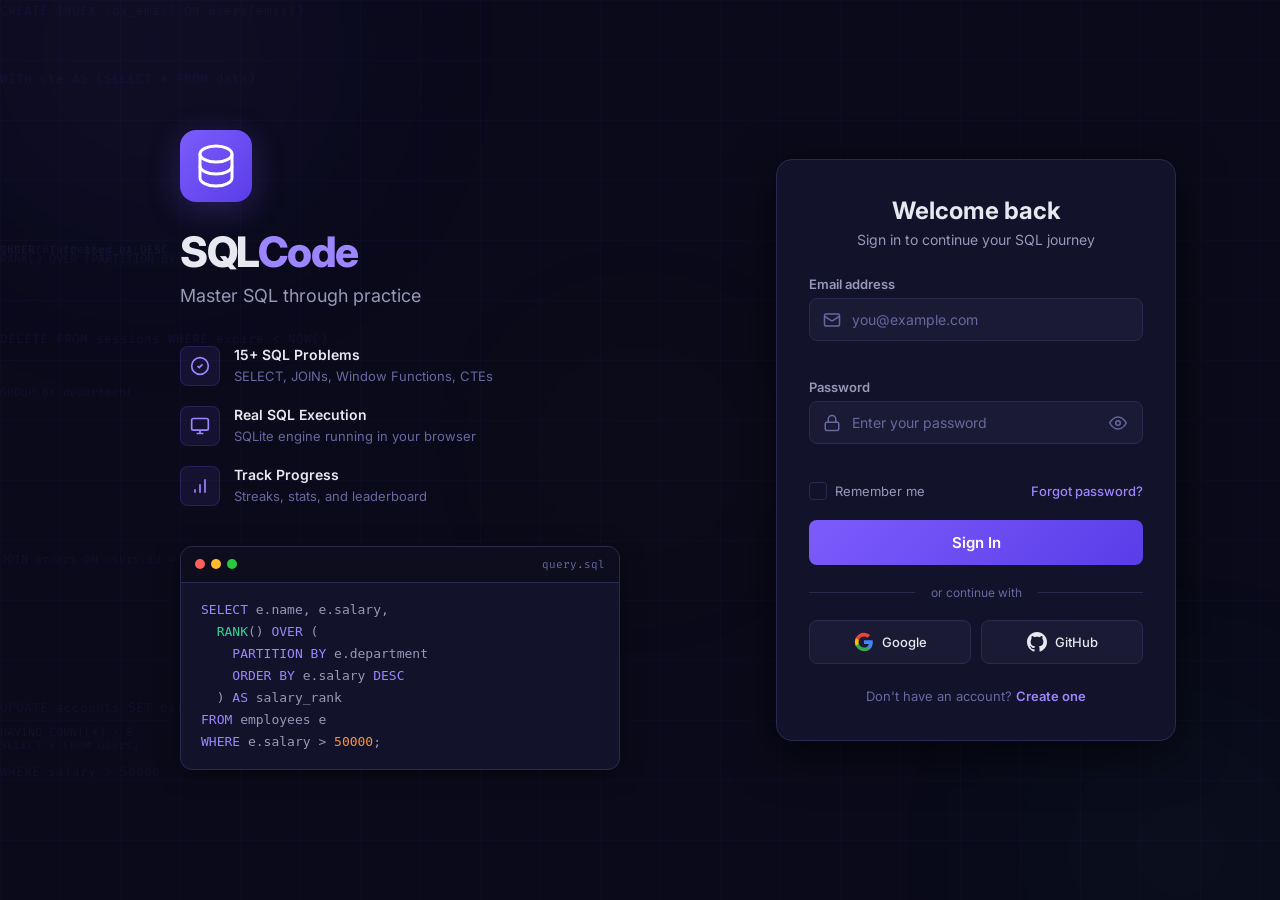
<file: auth.html>
<!DOCTYPE html>
<html lang="en">
<head>
    <meta charset="UTF-8">
    <meta name="viewport" content="width=device-width, initial-scale=1.0">
    <title>SQLCode - Sign In</title>
    <link rel="stylesheet" href="auth.css">
    <link rel="preconnect" href="https://fonts.googleapis.com">
    <link href="https://fonts.googleapis.com/css2?family=Inter:wght@300;400;500;600;700;800&family=Fira+Code:wght@400;500;600&display=swap" rel="stylesheet">
</head>
<body>

    <!-- Animated Background -->
    <div class="bg-animation">
        <div class="bg-grid"></div>
        <div class="bg-glow bg-glow-1"></div>
        <div class="bg-glow bg-glow-2"></div>
        <div class="bg-glow bg-glow-3"></div>
        <div class="floating-code" id="floatingCode"></div>
    </div>

    <!-- Main Container -->
    <div class="auth-container">
        <!-- Left Panel - Branding -->
        <div class="brand-panel">
            <div class="brand-content">
                <div class="brand-logo">
                    <svg viewBox="0 0 24 24" width="48" height="48" fill="none" stroke="currentColor" stroke-width="1.5">
                        <ellipse cx="12" cy="6" rx="8" ry="4"/>
                        <path d="M4 6v6c0 2.21 3.58 4 8 4s8-1.79 8-4V6"/>
                        <path d="M4 12v6c0 2.21 3.58 4 8 4s8-1.79 8-4v-6"/>
                    </svg>
                </div>
                <h1 class="brand-name">SQL<span>Code</span></h1>
                <p class="brand-tagline">Master SQL through practice</p>

                <div class="brand-features">
                    <div class="feature-item">
                        <div class="feature-icon">
                            <svg width="20" height="20" viewBox="0 0 24 24" fill="none" stroke="currentColor" stroke-width="2"><path d="M12 22c5.523 0 10-4.477 10-10S17.523 2 12 2 2 6.477 2 12s4.477 10 10 10z"/><path d="m9 12 2 2 4-4"/></svg>
                        </div>
                        <div>
                            <strong>15+ SQL Problems</strong>
                            <span>SELECT, JOINs, Window Functions, CTEs</span>
                        </div>
                    </div>
                    <div class="feature-item">
                        <div class="feature-icon">
                            <svg width="20" height="20" viewBox="0 0 24 24" fill="none" stroke="currentColor" stroke-width="2"><rect x="2" y="3" width="20" height="14" rx="2"/><path d="M8 21h8M12 17v4"/></svg>
                        </div>
                        <div>
                            <strong>Real SQL Execution</strong>
                            <span>SQLite engine running in your browser</span>
                        </div>
                    </div>
                    <div class="feature-item">
                        <div class="feature-icon">
                            <svg width="20" height="20" viewBox="0 0 24 24" fill="none" stroke="currentColor" stroke-width="2"><path d="M12 20V10M18 20V4M6 20v-4"/></svg>
                        </div>
                        <div>
                            <strong>Track Progress</strong>
                            <span>Streaks, stats, and leaderboard</span>
                        </div>
                    </div>
                </div>

                <div class="brand-code-preview">
                    <div class="code-window-bar">
                        <span class="dot red"></span>
                        <span class="dot yellow"></span>
                        <span class="dot green"></span>
                        <span class="file-name">query.sql</span>
                    </div>
                    <pre class="code-content"><code><span class="kw">SELECT</span> e.name, e.salary,
  <span class="fn">RANK</span>() <span class="kw">OVER</span> (
    <span class="kw">PARTITION BY</span> e.department
    <span class="kw">ORDER BY</span> e.salary <span class="kw">DESC</span>
  ) <span class="kw">AS</span> salary_rank
<span class="kw">FROM</span> employees e
<span class="kw">WHERE</span> e.salary > <span class="num">50000</span>;</code></pre>
                </div>
            </div>
        </div>

        <!-- Right Panel - Auth Forms -->
        <div class="form-panel">
            <!-- Login Form -->
            <div class="auth-form" id="loginForm">
                <div class="form-header">
                    <h2>Welcome back</h2>
                    <p>Sign in to continue your SQL journey</p>
                </div>

                <form id="loginFormElement" novalidate>
                    <div class="input-group">
                        <label for="loginEmail">Email address</label>
                        <div class="input-wrapper">
                            <svg class="input-icon" width="18" height="18" viewBox="0 0 24 24" fill="none" stroke="currentColor" stroke-width="2"><rect x="2" y="4" width="20" height="16" rx="2"/><path d="m22 7-8.97 5.7a1.94 1.94 0 0 1-2.06 0L2 7"/></svg>
                            <input type="email" id="loginEmail" placeholder="you@example.com" required autocomplete="email">
                            <div class="input-highlight"></div>
                        </div>
                        <span class="input-error" id="loginEmailError"></span>
                    </div>

                    <div class="input-group">
                        <label for="loginPassword">Password</label>
                        <div class="input-wrapper">
                            <svg class="input-icon" width="18" height="18" viewBox="0 0 24 24" fill="none" stroke="currentColor" stroke-width="2"><rect x="3" y="11" width="18" height="11" rx="2"/><path d="M7 11V7a5 5 0 0 1 10 0v4"/></svg>
                            <input type="password" id="loginPassword" placeholder="Enter your password" required autocomplete="current-password">
                            <button type="button" class="toggle-password" onclick="togglePassword('loginPassword', this)">
                                <svg width="18" height="18" viewBox="0 0 24 24" fill="none" stroke="currentColor" stroke-width="2"><path d="M1 12s4-8 11-8 11 8 11 8-4 8-11 8-11-8-11-8z"/><circle cx="12" cy="12" r="3"/></svg>
                            </button>
                            <div class="input-highlight"></div>
                        </div>
                        <span class="input-error" id="loginPasswordError"></span>
                    </div>

                    <div class="form-options">
                        <label class="checkbox-wrapper">
                            <input type="checkbox" id="rememberMe">
                            <span class="checkmark"></span>
                            Remember me
                        </label>
                        <a href="#" class="forgot-link" onclick="showForm('forgotForm'); return false;">Forgot password?</a>
                    </div>

                    <button type="submit" class="btn-primary" id="loginBtn">
                        <span class="btn-text">Sign In</span>
                        <span class="btn-loader hidden">
                            <svg class="spinner" width="20" height="20" viewBox="0 0 24 24"><circle cx="12" cy="12" r="10" stroke="currentColor" stroke-width="3" fill="none" stroke-dasharray="31.4 31.4" stroke-linecap="round"/></svg>
                        </span>
                    </button>

                    <div class="divider">
                        <span>or continue with</span>
                    </div>

                    <div class="social-login">
                        <button type="button" class="btn-social btn-google" onclick="socialLogin('google')">
                            <svg width="20" height="20" viewBox="0 0 24 24"><path d="M22.56 12.25c0-.78-.07-1.53-.2-2.25H12v4.26h5.92a5.06 5.06 0 0 1-2.2 3.32v2.77h3.57c2.08-1.92 3.28-4.74 3.28-8.1z" fill="#4285F4"/><path d="M12 23c2.97 0 5.46-.98 7.28-2.66l-3.57-2.77c-.98.66-2.23 1.06-3.71 1.06-2.86 0-5.29-1.93-6.16-4.53H2.18v2.84C3.99 20.53 7.7 23 12 23z" fill="#34A853"/><path d="M5.84 14.09c-.22-.66-.35-1.36-.35-2.09s.13-1.43.35-2.09V7.07H2.18C1.43 8.55 1 10.22 1 12s.43 3.45 1.18 4.93l2.85-2.22.81-.62z" fill="#FBBC05"/><path d="M12 5.38c1.62 0 3.06.56 4.21 1.64l3.15-3.15C17.45 2.09 14.97 1 12 1 7.7 1 3.99 3.47 2.18 7.07l3.66 2.84c.87-2.6 3.3-4.53 6.16-4.53z" fill="#EA4335"/></svg>
                            Google
                        </button>
                        <button type="button" class="btn-social btn-github" onclick="socialLogin('github')">
                            <svg width="20" height="20" viewBox="0 0 24 24" fill="currentColor"><path d="M12 0c-6.626 0-12 5.373-12 12 0 5.302 3.438 9.8 8.207 11.387.599.111.793-.261.793-.577v-2.234c-3.338.726-4.033-1.416-4.033-1.416-.546-1.387-1.333-1.756-1.333-1.756-1.089-.745.083-.729.083-.729 1.205.084 1.839 1.237 1.839 1.237 1.07 1.834 2.807 1.304 3.492.997.107-.775.418-1.305.762-1.604-2.665-.305-5.467-1.334-5.467-5.931 0-1.311.469-2.381 1.236-3.221-.124-.303-.535-1.524.117-3.176 0 0 1.008-.322 3.301 1.23.957-.266 1.983-.399 3.003-.404 1.02.005 2.047.138 3.006.404 2.291-1.552 3.297-1.23 3.297-1.23.653 1.653.242 2.874.118 3.176.77.84 1.235 1.911 1.235 3.221 0 4.609-2.807 5.624-5.479 5.921.43.372.823 1.102.823 2.222v3.293c0 .319.192.694.801.576 4.765-1.589 8.199-6.086 8.199-11.386 0-6.627-5.373-12-12-12z"/></svg>
                            GitHub
                        </button>
                    </div>
                </form>

                <div class="form-footer">
                    Don't have an account? <a href="#" onclick="showForm('signupForm'); return false;">Create one</a>
                </div>
            </div>

            <!-- Signup Form -->
            <div class="auth-form hidden" id="signupForm">
                <div class="form-header">
                    <h2>Create account</h2>
                    <p>Start mastering SQL today</p>
                </div>

                <form id="signupFormElement" novalidate>
                    <div class="input-group">
                        <label for="signupName">Full name</label>
                        <div class="input-wrapper">
                            <svg class="input-icon" width="18" height="18" viewBox="0 0 24 24" fill="none" stroke="currentColor" stroke-width="2"><path d="M20 21v-2a4 4 0 0 0-4-4H8a4 4 0 0 0-4 4v2"/><circle cx="12" cy="7" r="4"/></svg>
                            <input type="text" id="signupName" placeholder="John Doe" required>
                            <div class="input-highlight"></div>
                        </div>
                        <span class="input-error" id="signupNameError"></span>
                    </div>

                    <div class="input-group">
                        <label for="signupEmail">Email address</label>
                        <div class="input-wrapper">
                            <svg class="input-icon" width="18" height="18" viewBox="0 0 24 24" fill="none" stroke="currentColor" stroke-width="2"><rect x="2" y="4" width="20" height="16" rx="2"/><path d="m22 7-8.97 5.7a1.94 1.94 0 0 1-2.06 0L2 7"/></svg>
                            <input type="email" id="signupEmail" placeholder="you@example.com" required>
                            <div class="input-highlight"></div>
                        </div>
                        <span class="input-error" id="signupEmailError"></span>
                    </div>

                    <div class="input-group">
                        <label for="signupPassword">Password</label>
                        <div class="input-wrapper">
                            <svg class="input-icon" width="18" height="18" viewBox="0 0 24 24" fill="none" stroke="currentColor" stroke-width="2"><rect x="3" y="11" width="18" height="11" rx="2"/><path d="M7 11V7a5 5 0 0 1 10 0v4"/></svg>
                            <input type="password" id="signupPassword" placeholder="Min 6 characters" required>
                            <button type="button" class="toggle-password" onclick="togglePassword('signupPassword', this)">
                                <svg width="18" height="18" viewBox="0 0 24 24" fill="none" stroke="currentColor" stroke-width="2"><path d="M1 12s4-8 11-8 11 8 11 8-4 8-11 8-11-8-11-8z"/><circle cx="12" cy="12" r="3"/></svg>
                            </button>
                            <div class="input-highlight"></div>
                        </div>
                        <span class="input-error" id="signupPasswordError"></span>
                        <div class="password-strength" id="passwordStrength">
                            <div class="strength-bar"><div class="strength-fill" id="strengthFill"></div></div>
                            <span class="strength-text" id="strengthText"></span>
                        </div>
                    </div>

                    <div class="input-group">
                        <label for="signupConfirm">Confirm password</label>
                        <div class="input-wrapper">
                            <svg class="input-icon" width="18" height="18" viewBox="0 0 24 24" fill="none" stroke="currentColor" stroke-width="2"><path d="M12 22s8-4 8-10V5l-8-3-8 3v7c0 6 8 10 8 10z"/></svg>
                            <input type="password" id="signupConfirm" placeholder="Re-enter password" required>
                            <div class="input-highlight"></div>
                        </div>
                        <span class="input-error" id="signupConfirmError"></span>
                    </div>

                    <button type="submit" class="btn-primary" id="signupBtn">
                        <span class="btn-text">Create Account</span>
                        <span class="btn-loader hidden">
                            <svg class="spinner" width="20" height="20" viewBox="0 0 24 24"><circle cx="12" cy="12" r="10" stroke="currentColor" stroke-width="3" fill="none" stroke-dasharray="31.4 31.4" stroke-linecap="round"/></svg>
                        </span>
                    </button>
                </form>

                <div class="form-footer">
                    Already have an account? <a href="#" onclick="showForm('loginForm'); return false;">Sign in</a>
                </div>
            </div>

            <!-- OTP Verification Form -->
            <div class="auth-form hidden" id="otpForm">
                <div class="form-header">
                    <div class="otp-icon">
                        <svg width="48" height="48" viewBox="0 0 24 24" fill="none" stroke="currentColor" stroke-width="1.5"><rect x="2" y="4" width="20" height="16" rx="2"/><path d="m22 7-8.97 5.7a1.94 1.94 0 0 1-2.06 0L2 7"/></svg>
                    </div>
                    <h2>Verify your email</h2>
                    <p>We sent a 6-digit code to <strong id="otpEmailDisplay"></strong></p>
                </div>

                <form id="otpFormElement" novalidate>
                    <div class="otp-inputs" id="otpInputs">
                        <input type="text" maxlength="1" class="otp-digit" data-index="0" inputmode="numeric" pattern="[0-9]" autocomplete="one-code">
                        <input type="text" maxlength="1" class="otp-digit" data-index="1" inputmode="numeric" pattern="[0-9]">
                        <input type="text" maxlength="1" class="otp-digit" data-index="2" inputmode="numeric" pattern="[0-9]">
                        <span class="otp-separator">-</span>
                        <input type="text" maxlength="1" class="otp-digit" data-index="3" inputmode="numeric" pattern="[0-9]">
                        <input type="text" maxlength="1" class="otp-digit" data-index="4" inputmode="numeric" pattern="[0-9]">
                        <input type="text" maxlength="1" class="otp-digit" data-index="5" inputmode="numeric" pattern="[0-9]">
                    </div>
                    <span class="input-error" id="otpError"></span>

                    <p class="otp-hint">Check your email for the 6-digit verification code.</p>

                    <button type="submit" class="btn-primary" id="verifyBtn">
                        <span class="btn-text">Verify Email</span>
                        <span class="btn-loader hidden">
                            <svg class="spinner" width="20" height="20" viewBox="0 0 24 24"><circle cx="12" cy="12" r="10" stroke="currentColor" stroke-width="3" fill="none" stroke-dasharray="31.4 31.4" stroke-linecap="round"/></svg>
                        </span>
                    </button>

                    <div class="resend-otp">
                        <span id="otpTimer">Resend code in <strong>60s</strong></span>
                        <a href="#" class="hidden" id="resendLink" onclick="resendOTP(); return false;">Resend code</a>
                    </div>
                </form>

                <div class="form-footer">
                    <a href="#" onclick="showForm('signupForm'); return false;">&larr; Back to sign up</a>
                </div>
            </div>

            <!-- Forgot Password Form -->
            <div class="auth-form hidden" id="forgotForm">
                <div class="form-header">
                    <div class="otp-icon">
                        <svg width="48" height="48" viewBox="0 0 24 24" fill="none" stroke="currentColor" stroke-width="1.5"><rect x="3" y="11" width="18" height="11" rx="2"/><path d="M7 11V7a5 5 0 0 1 10 0v4"/><circle cx="12" cy="16" r="1"/></svg>
                    </div>
                    <h2>Reset password</h2>
                    <p>Enter your email and we'll send you a reset code</p>
                </div>

                <form id="forgotFormElement" novalidate>
                    <div class="input-group">
                        <label for="forgotEmail">Email address</label>
                        <div class="input-wrapper">
                            <svg class="input-icon" width="18" height="18" viewBox="0 0 24 24" fill="none" stroke="currentColor" stroke-width="2"><rect x="2" y="4" width="20" height="16" rx="2"/><path d="m22 7-8.97 5.7a1.94 1.94 0 0 1-2.06 0L2 7"/></svg>
                            <input type="email" id="forgotEmail" placeholder="you@example.com" required>
                            <div class="input-highlight"></div>
                        </div>
                        <span class="input-error" id="forgotEmailError"></span>
                    </div>

                    <button type="submit" class="btn-primary" id="forgotBtn">
                        <span class="btn-text">Send Reset Code</span>
                        <span class="btn-loader hidden">
                            <svg class="spinner" width="20" height="20" viewBox="0 0 24 24"><circle cx="12" cy="12" r="10" stroke="currentColor" stroke-width="3" fill="none" stroke-dasharray="31.4 31.4" stroke-linecap="round"/></svg>
                        </span>
                    </button>
                </form>

                <div class="form-footer">
                    <a href="#" onclick="showForm('loginForm'); return false;">&larr; Back to sign in</a>
                </div>
            </div>

            <!-- Reset Password Form -->
            <div class="auth-form hidden" id="resetForm">
                <div class="form-header">
                    <div class="otp-icon">
                        <svg width="48" height="48" viewBox="0 0 24 24" fill="none" stroke="currentColor" stroke-width="1.5"><path d="M12 22s8-4 8-10V5l-8-3-8 3v7c0 6 8 10 8 10z"/></svg>
                    </div>
                    <h2>Set new password</h2>
                    <p>Enter the code from your email and choose a new password</p>
                </div>

                <form id="resetFormElement" novalidate>
                    <div class="input-group">
                        <label for="resetCode">Reset code</label>
                        <div class="input-wrapper">
                            <svg class="input-icon" width="18" height="18" viewBox="0 0 24 24" fill="none" stroke="currentColor" stroke-width="2"><rect x="3" y="11" width="18" height="11" rx="2"/><path d="M7 11V7a5 5 0 0 1 10 0v4"/></svg>
                            <input type="text" id="resetCode" placeholder="Enter 6-digit code" maxlength="6" required>
                            <div class="input-highlight"></div>
                        </div>
                        <span class="input-error" id="resetCodeError"></span>
                    </div>

                    <div class="input-group">
                        <label for="resetPassword">New password</label>
                        <div class="input-wrapper">
                            <svg class="input-icon" width="18" height="18" viewBox="0 0 24 24" fill="none" stroke="currentColor" stroke-width="2"><rect x="3" y="11" width="18" height="11" rx="2"/><path d="M7 11V7a5 5 0 0 1 10 0v4"/></svg>
                            <input type="password" id="resetPassword" placeholder="Min 6 characters" required>
                            <button type="button" class="toggle-password" onclick="togglePassword('resetPassword', this)">
                                <svg width="18" height="18" viewBox="0 0 24 24" fill="none" stroke="currentColor" stroke-width="2"><path d="M1 12s4-8 11-8 11 8 11 8-4 8-11 8-11-8-11-8z"/><circle cx="12" cy="12" r="3"/></svg>
                            </button>
                            <div class="input-highlight"></div>
                        </div>
                        <span class="input-error" id="resetPasswordError"></span>
                    </div>

                    <p class="otp-hint">Check your email for the 6-digit reset code.</p>

                    <button type="submit" class="btn-primary" id="resetBtn">
                        <span class="btn-text">Reset Password</span>
                        <span class="btn-loader hidden">
                            <svg class="spinner" width="20" height="20" viewBox="0 0 24 24"><circle cx="12" cy="12" r="10" stroke="currentColor" stroke-width="3" fill="none" stroke-dasharray="31.4 31.4" stroke-linecap="round"/></svg>
                        </span>
                    </button>
                </form>

                <div class="form-footer">
                    <a href="#" onclick="showForm('loginForm'); return false;">&larr; Back to sign in</a>
                </div>
            </div>

            <!-- Success State -->
            <div class="auth-form hidden" id="successForm">
                <div class="success-content">
                    <div class="success-icon">
                        <svg width="64" height="64" viewBox="0 0 24 24" fill="none" stroke="currentColor" stroke-width="2"><circle cx="12" cy="12" r="10"/><path d="m9 12 2 2 4-4"/></svg>
                    </div>
                    <h2 id="successTitle">Account Created!</h2>
                    <p id="successMessage">Your account has been verified. Redirecting...</p>
                    <div class="success-spinner">
                        <svg class="spinner" width="24" height="24" viewBox="0 0 24 24"><circle cx="12" cy="12" r="10" stroke="currentColor" stroke-width="3" fill="none" stroke-dasharray="31.4 31.4" stroke-linecap="round"/></svg>
                    </div>
                </div>
            </div>
        </div>
    </div>

    <!-- Toast Container -->
    <div class="toast-container" id="toastContainer"></div>

    <script src="auth.js"></script>
</body>
</html>
</file>
<file: auth.css>
/* =============================================
   SQLCode Auth - Modern Login/Signup UI
   ============================================= */

:root {
    --bg-dark: #0a0a1a;
    --bg-card: #12122a;
    --bg-input: #1a1a35;
    --bg-input-focus: #1f1f40;
    --bg-hover: #252550;

    --text-primary: #e8e8f0;
    --text-secondary: #9898b8;
    --text-muted: #6868a0;

    --accent: #7c5cfc;
    --accent-light: #9d85fd;
    --accent-dark: #5a3de8;
    --accent-glow: rgba(124, 92, 252, 0.25);
    --accent-glow-strong: rgba(124, 92, 252, 0.5);

    --green: #34d399;
    --green-bg: rgba(52, 211, 153, 0.12);
    --red: #f87171;
    --red-bg: rgba(248, 113, 113, 0.12);
    --yellow: #fbbf24;
    --orange: #fb923c;

    --border: #2a2a50;
    --border-focus: var(--accent);

    --radius: 12px;
    --radius-sm: 8px;
    --radius-lg: 16px;

    --font: 'Inter', -apple-system, BlinkMacSystemFont, sans-serif;
    --mono: 'Fira Code', monospace;

    --shadow: 0 4px 24px rgba(0,0,0,0.4);
    --shadow-lg: 0 12px 48px rgba(0,0,0,0.6);
    --transition: 0.25s cubic-bezier(0.4, 0, 0.2, 1);
}

*, *::before, *::after { margin: 0; padding: 0; box-sizing: border-box; }

html, body {
    height: 100%;
    overflow: hidden;
    font-family: var(--font);
    background: var(--bg-dark);
    color: var(--text-primary);
    -webkit-font-smoothing: antialiased;
}

/* =============================================
   ANIMATED BACKGROUND
   ============================================= */
.bg-animation {
    position: fixed;
    inset: 0;
    z-index: 0;
    overflow: hidden;
}

.bg-grid {
    position: absolute;
    inset: 0;
    background-image:
        linear-gradient(rgba(124, 92, 252, 0.03) 1px, transparent 1px),
        linear-gradient(90deg, rgba(124, 92, 252, 0.03) 1px, transparent 1px);
    background-size: 60px 60px;
}

.bg-glow {
    position: absolute;
    border-radius: 50%;
    filter: blur(120px);
    opacity: 0.4;
    animation: float 20s ease-in-out infinite;
}

.bg-glow-1 {
    width: 500px; height: 500px;
    background: radial-gradient(circle, rgba(124, 92, 252, 0.3), transparent 70%);
    top: -200px; left: -100px;
    animation-delay: 0s;
}

.bg-glow-2 {
    width: 400px; height: 400px;
    background: radial-gradient(circle, rgba(52, 211, 153, 0.2), transparent 70%);
    bottom: -150px; right: -100px;
    animation-delay: -7s;
}

.bg-glow-3 {
    width: 300px; height: 300px;
    background: radial-gradient(circle, rgba(251, 191, 36, 0.15), transparent 70%);
    top: 50%; left: 50%;
    transform: translate(-50%, -50%);
    animation-delay: -14s;
}

@keyframes float {
    0%, 100% { transform: translate(0, 0) scale(1); }
    25% { transform: translate(30px, -40px) scale(1.05); }
    50% { transform: translate(-20px, 20px) scale(0.95); }
    75% { transform: translate(40px, 30px) scale(1.02); }
}

.floating-code {
    position: absolute;
    inset: 0;
    pointer-events: none;
    overflow: hidden;
}

.floating-code .code-line {
    position: absolute;
    font-family: var(--mono);
    font-size: 12px;
    color: rgba(124, 92, 252, 0.08);
    white-space: nowrap;
    animation: codeFloat linear infinite;
    user-select: none;
}

@keyframes codeFloat {
    from { transform: translateX(100vw); }
    to { transform: translateX(-100%); }
}

/* =============================================
   CONTAINER
   ============================================= */
.auth-container {
    position: relative;
    z-index: 1;
    display: flex;
    height: 100vh;
    max-width: 1200px;
    margin: 0 auto;
    padding: 24px;
    gap: 0;
}

/* =============================================
   BRAND PANEL (Left)
   ============================================= */
.brand-panel {
    flex: 1;
    display: flex;
    align-items: center;
    justify-content: center;
    padding: 40px;
}

.brand-content {
    max-width: 440px;
    width: 100%;
}

.brand-logo {
    width: 72px;
    height: 72px;
    border-radius: var(--radius-lg);
    background: linear-gradient(135deg, var(--accent), var(--accent-dark));
    display: flex;
    align-items: center;
    justify-content: center;
    margin-bottom: 24px;
    box-shadow: 0 8px 32px var(--accent-glow);
    color: white;
}

.brand-name {
    font-size: 42px;
    font-weight: 800;
    letter-spacing: -1.5px;
    margin-bottom: 8px;
}

.brand-name span { color: var(--accent-light); }

.brand-tagline {
    font-size: 18px;
    color: var(--text-secondary);
    margin-bottom: 40px;
}

.brand-features {
    display: flex;
    flex-direction: column;
    gap: 20px;
    margin-bottom: 40px;
}

.feature-item {
    display: flex;
    gap: 14px;
    align-items: flex-start;
}

.feature-icon {
    width: 40px;
    height: 40px;
    border-radius: var(--radius-sm);
    background: rgba(124, 92, 252, 0.1);
    border: 1px solid rgba(124, 92, 252, 0.2);
    display: flex;
    align-items: center;
    justify-content: center;
    color: var(--accent-light);
    flex-shrink: 0;
}

.feature-item strong {
    display: block;
    font-size: 14px;
    font-weight: 600;
    margin-bottom: 2px;
}

.feature-item span {
    font-size: 13px;
    color: var(--text-muted);
}

.brand-code-preview {
    background: var(--bg-card);
    border: 1px solid var(--border);
    border-radius: var(--radius);
    overflow: hidden;
    box-shadow: var(--shadow);
}

.code-window-bar {
    display: flex;
    align-items: center;
    gap: 6px;
    padding: 10px 14px;
    background: rgba(0,0,0,0.3);
    border-bottom: 1px solid var(--border);
}

.dot {
    width: 10px;
    height: 10px;
    border-radius: 50%;
}

.dot.red { background: #ff5f56; }
.dot.yellow { background: #ffbd2e; }
.dot.green { background: #27c93f; }

.file-name {
    margin-left: auto;
    font-size: 11px;
    color: var(--text-muted);
    font-family: var(--mono);
}

.code-content {
    padding: 16px 20px;
    font-family: var(--mono);
    font-size: 13px;
    line-height: 1.7;
    overflow-x: auto;
    color: var(--text-secondary);
}

.code-content .kw { color: var(--accent-light); font-weight: 500; }
.code-content .fn { color: var(--green); }
.code-content .num { color: var(--orange); }

/* =============================================
   FORM PANEL (Right)
   ============================================= */
.form-panel {
    width: 480px;
    flex-shrink: 0;
    display: flex;
    align-items: center;
    justify-content: center;
    padding: 40px;
}

.auth-form {
    width: 100%;
    max-width: 400px;
    background: var(--bg-card);
    border: 1px solid var(--border);
    border-radius: var(--radius-lg);
    padding: 36px 32px;
    box-shadow: var(--shadow-lg);
    animation: formSlideIn 0.4s ease;
}

.auth-form.hidden { display: none; }

@keyframes formSlideIn {
    from { opacity: 0; transform: translateY(16px); }
    to { opacity: 1; transform: translateY(0); }
}

/* =============================================
   FORM HEADER
   ============================================= */
.form-header {
    text-align: center;
    margin-bottom: 28px;
}

.form-header h2 {
    font-size: 24px;
    font-weight: 700;
    margin-bottom: 6px;
}

.form-header p {
    font-size: 14px;
    color: var(--text-secondary);
}

.otp-icon {
    width: 72px;
    height: 72px;
    border-radius: 50%;
    background: rgba(124, 92, 252, 0.1);
    border: 1px solid rgba(124, 92, 252, 0.2);
    display: flex;
    align-items: center;
    justify-content: center;
    margin: 0 auto 16px;
    color: var(--accent-light);
}

/* =============================================
   INPUT GROUPS
   ============================================= */
.input-group {
    margin-bottom: 18px;
}

.input-group label {
    display: block;
    font-size: 13px;
    font-weight: 600;
    color: var(--text-secondary);
    margin-bottom: 6px;
}

.input-wrapper {
    position: relative;
}

.input-icon {
    position: absolute;
    left: 14px;
    top: 50%;
    transform: translateY(-50%);
    color: var(--text-muted);
    pointer-events: none;
    transition: color var(--transition);
}

.input-wrapper input {
    width: 100%;
    padding: 12px 14px 12px 42px;
    background: var(--bg-input);
    border: 1.5px solid var(--border);
    border-radius: var(--radius-sm);
    color: var(--text-primary);
    font-family: var(--font);
    font-size: 14px;
    outline: none;
    transition: all var(--transition);
}

.input-wrapper input::placeholder { color: var(--text-muted); }

.input-wrapper input:focus {
    background: var(--bg-input-focus);
    border-color: var(--accent);
    box-shadow: 0 0 0 3px var(--accent-glow);
}

.input-wrapper input:focus + .input-highlight {
    opacity: 1;
}

.input-wrapper input:focus ~ .input-icon,
.input-wrapper:focus-within .input-icon {
    color: var(--accent-light);
}

.input-highlight {
    position: absolute;
    bottom: 0;
    left: 0;
    right: 0;
    height: 2px;
    background: var(--accent);
    border-radius: 0 0 var(--radius-sm) var(--radius-sm);
    opacity: 0;
    transition: opacity var(--transition);
}

.input-wrapper input.error {
    border-color: var(--red);
    box-shadow: 0 0 0 3px var(--red-bg);
}

.input-error {
    display: block;
    font-size: 12px;
    color: var(--red);
    margin-top: 4px;
    min-height: 16px;
}

/* Toggle Password */
.toggle-password {
    position: absolute;
    right: 12px;
    top: 50%;
    transform: translateY(-50%);
    background: none;
    border: none;
    color: var(--text-muted);
    cursor: pointer;
    padding: 4px;
    display: flex;
    transition: color var(--transition);
}

.toggle-password:hover { color: var(--text-primary); }

/* Password Strength */
.password-strength {
    display: none;
    margin-top: 8px;
    align-items: center;
    gap: 8px;
}

.password-strength.visible { display: flex; }

.strength-bar {
    flex: 1;
    height: 4px;
    background: var(--border);
    border-radius: 2px;
    overflow: hidden;
}

.strength-fill {
    height: 100%;
    width: 0%;
    border-radius: 2px;
    transition: all 0.3s ease;
}

.strength-text {
    font-size: 11px;
    font-weight: 600;
    min-width: 60px;
    text-align: right;
}

/* =============================================
   FORM OPTIONS
   ============================================= */
.form-options {
    display: flex;
    justify-content: space-between;
    align-items: center;
    margin-bottom: 20px;
}

.checkbox-wrapper {
    display: flex;
    align-items: center;
    gap: 8px;
    font-size: 13px;
    color: var(--text-secondary);
    cursor: pointer;
}

.checkbox-wrapper input { display: none; }

.checkmark {
    width: 18px;
    height: 18px;
    border: 1.5px solid var(--border);
    border-radius: 4px;
    display: flex;
    align-items: center;
    justify-content: center;
    transition: all var(--transition);
}

.checkbox-wrapper input:checked + .checkmark {
    background: var(--accent);
    border-color: var(--accent);
}

.checkbox-wrapper input:checked + .checkmark::after {
    content: '';
    width: 5px;
    height: 9px;
    border: solid white;
    border-width: 0 2px 2px 0;
    transform: rotate(45deg) translateY(-1px);
}

.forgot-link {
    font-size: 13px;
    color: var(--accent-light);
    text-decoration: none;
    font-weight: 500;
    transition: color var(--transition);
}

.forgot-link:hover { color: var(--accent); }

/* =============================================
   BUTTONS
   ============================================= */
.btn-primary {
    width: 100%;
    padding: 13px 24px;
    background: linear-gradient(135deg, var(--accent), var(--accent-dark));
    border: none;
    border-radius: var(--radius-sm);
    color: white;
    font-family: var(--font);
    font-size: 15px;
    font-weight: 600;
    cursor: pointer;
    transition: all var(--transition);
    position: relative;
    overflow: hidden;
}

.btn-primary::before {
    content: '';
    position: absolute;
    inset: 0;
    background: linear-gradient(135deg, var(--accent-light), var(--accent));
    opacity: 0;
    transition: opacity var(--transition);
}

.btn-primary:hover::before { opacity: 1; }
.btn-primary:active { transform: scale(0.98); }

.btn-text, .btn-loader { position: relative; z-index: 1; }

.btn-loader { display: inline-flex; }

.spinner {
    animation: spin 0.8s linear infinite;
}

@keyframes spin { to { transform: rotate(360deg); } }

.btn-primary.loading .btn-text { display: none; }
.btn-primary.loading .btn-loader { display: inline-flex !important; }

/* Divider */
.divider {
    display: flex;
    align-items: center;
    gap: 16px;
    margin: 20px 0;
    color: var(--text-muted);
    font-size: 12px;
}

.divider::before, .divider::after {
    content: '';
    flex: 1;
    height: 1px;
    background: var(--border);
}

/* Social Login */
.social-login {
    display: flex;
    gap: 10px;
}

.btn-social {
    flex: 1;
    display: flex;
    align-items: center;
    justify-content: center;
    gap: 8px;
    padding: 11px 16px;
    background: var(--bg-input);
    border: 1.5px solid var(--border);
    border-radius: var(--radius-sm);
    color: var(--text-primary);
    font-family: var(--font);
    font-size: 13px;
    font-weight: 500;
    cursor: pointer;
    transition: all var(--transition);
}

.btn-social:hover {
    background: var(--bg-hover);
    border-color: var(--accent);
}

/* =============================================
   FORM FOOTER
   ============================================= */
.form-footer {
    text-align: center;
    margin-top: 24px;
    font-size: 13px;
    color: var(--text-muted);
}

.form-footer a {
    color: var(--accent-light);
    text-decoration: none;
    font-weight: 600;
    transition: color var(--transition);
}

.form-footer a:hover { color: var(--accent); }

/* =============================================
   OTP INPUTS
   ============================================= */
.otp-inputs {
    display: flex;
    align-items: center;
    justify-content: center;
    gap: 8px;
    margin: 24px 0 16px;
}

.otp-digit {
    width: 52px;
    height: 60px;
    text-align: center;
    font-family: var(--mono);
    font-size: 22px;
    font-weight: 600;
    background: var(--bg-input);
    border: 2px solid var(--border);
    border-radius: var(--radius-sm);
    color: var(--text-primary);
    outline: none;
    transition: all var(--transition);
    caret-color: var(--accent);
}

.otp-digit:focus {
    border-color: var(--accent);
    background: var(--bg-input-focus);
    box-shadow: 0 0 0 3px var(--accent-glow);
}

.otp-digit.filled {
    border-color: var(--accent);
    background: rgba(124, 92, 252, 0.08);
}

.otp-digit.error {
    border-color: var(--red);
    animation: shake 0.4s ease;
}

.otp-separator {
    font-size: 20px;
    color: var(--text-muted);
    margin: 0 2px;
}

@keyframes shake {
    0%, 100% { transform: translateX(0); }
    20% { transform: translateX(-6px); }
    40% { transform: translateX(6px); }
    60% { transform: translateX(-4px); }
    80% { transform: translateX(4px); }
}

/* OTP Hint */
.otp-hint {
    font-size: 13px;
    color: var(--text-muted);
    text-align: center;
    margin-bottom: 20px;
}

.resend-otp {
    text-align: center;
    margin-top: 16px;
    font-size: 13px;
    color: var(--text-muted);
}

.resend-otp a {
    color: var(--accent-light);
    text-decoration: none;
    font-weight: 600;
}

/* =============================================
   SUCCESS STATE
   ============================================= */
.success-content {
    text-align: center;
    padding: 40px 20px;
}

.success-icon {
    width: 80px;
    height: 80px;
    border-radius: 50%;
    background: var(--green-bg);
    border: 2px solid var(--green);
    display: flex;
    align-items: center;
    justify-content: center;
    margin: 0 auto 20px;
    color: var(--green);
    animation: successPop 0.5s cubic-bezier(0.175, 0.885, 0.32, 1.275);
}

@keyframes successPop {
    from { transform: scale(0); }
    to { transform: scale(1); }
}

.success-content h2 {
    font-size: 22px;
    margin-bottom: 8px;
}

.success-content p {
    color: var(--text-secondary);
    font-size: 14px;
    margin-bottom: 20px;
}

.success-spinner { color: var(--accent-light); }

/* =============================================
   TOASTS
   ============================================= */
.toast-container {
    position: fixed;
    top: 24px;
    right: 24px;
    z-index: 1000;
    display: flex;
    flex-direction: column;
    gap: 8px;
}

.toast {
    padding: 12px 20px;
    border-radius: var(--radius-sm);
    font-size: 14px;
    font-weight: 500;
    box-shadow: var(--shadow-lg);
    animation: toastIn 0.3s ease, toastOut 0.3s ease 2.7s forwards;
    display: flex;
    align-items: center;
    gap: 8px;
    backdrop-filter: blur(10px);
}

.toast.success { background: rgba(52, 211, 153, 0.9); color: #0a2a1f; }
.toast.error { background: rgba(248, 113, 113, 0.9); color: #2a0a0a; }
.toast.info { background: rgba(124, 92, 252, 0.9); color: white; }

@keyframes toastIn {
    from { opacity: 0; transform: translateX(40px); }
    to { opacity: 1; transform: translateX(0); }
}

@keyframes toastOut {
    from { opacity: 1; transform: translateX(0); }
    to { opacity: 0; transform: translateX(40px); }
}

/* =============================================
   RESPONSIVE
   ============================================= */
@media (max-width: 900px) {
    .auth-container { flex-direction: column; padding: 16px; gap: 16px; overflow-y: auto; }
    .brand-panel { padding: 24px 16px; }
    .brand-content { max-width: 100%; }
    .brand-code-preview { display: none; }
    .brand-features { display: none; }
    .brand-tagline { margin-bottom: 16px; }
    .form-panel { width: 100%; padding: 16px; }
    .auth-form { padding: 28px 24px; }
    body { overflow: auto; }
}

@media (max-width: 480px) {
    .otp-digit { width: 44px; height: 52px; font-size: 18px; }
    .social-login { flex-direction: column; }
}

/* =============================================
   UTILITIES
   ============================================= */
.hidden { display: none !important; }
</file>
